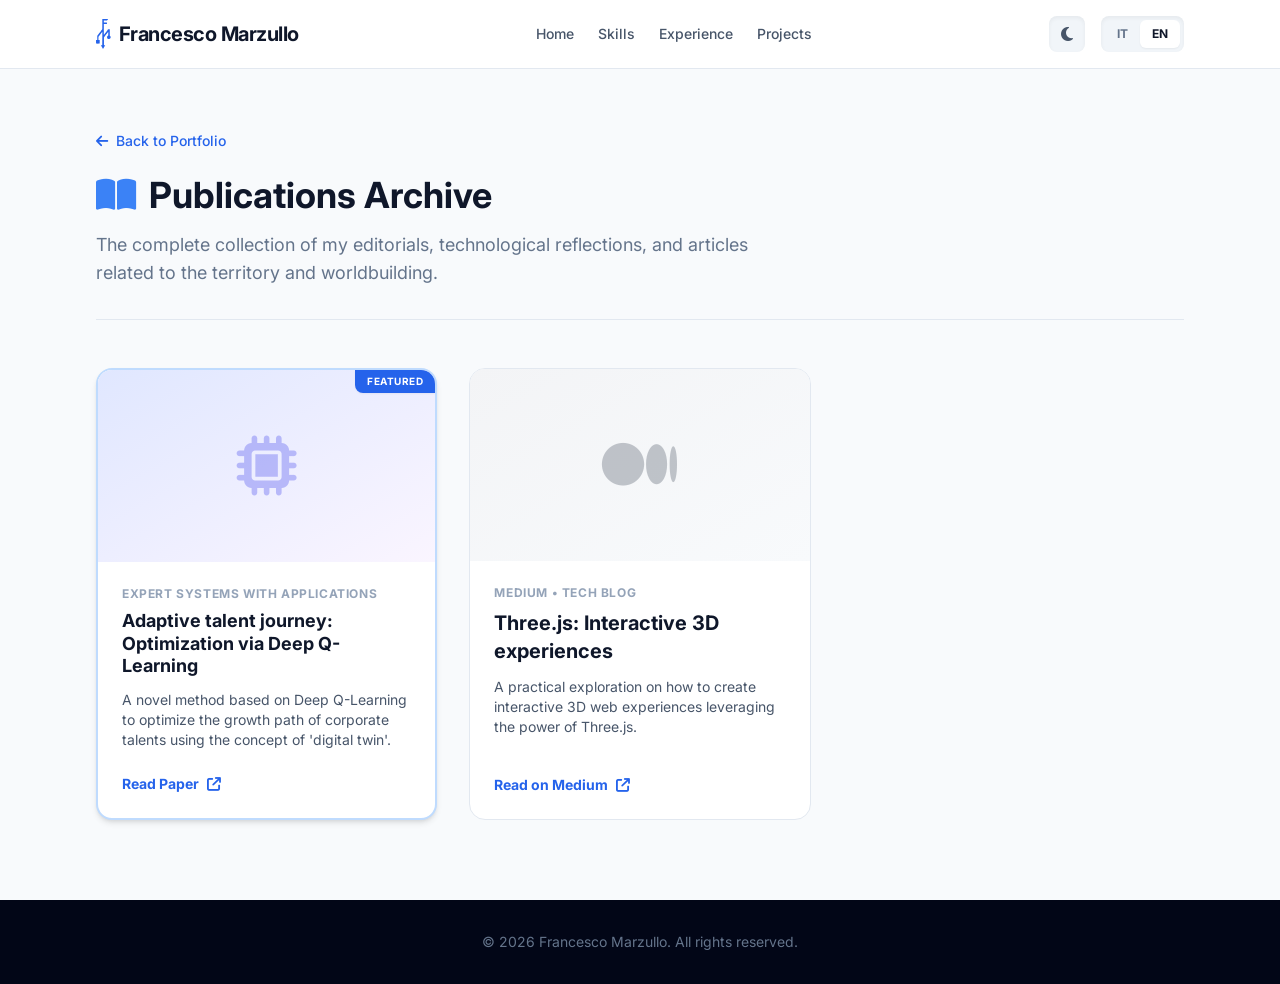
<file: blog.html>
<!DOCTYPE html>
<html lang="it" class="scroll-smooth">
<head>
    <meta charset="UTF-8">
    <meta name="viewport" content="width=device-width, initial-scale=1.0">
    <title>Blog & Pubblicazioni | Francesco Marzullo</title>
    <meta name="description" content="Pubblicazioni e articoli di Francesco Marzullo: ricerca scientifica, tecnologia e sviluppo web.">
    <link rel="canonical" href="https://francescomarzullo.it/blog.html">
    <!-- Anteprima per social e app di messaggistica -->
    <meta property="og:type" content="website">
    <meta property="og:locale" content="it_IT">
    <meta property="og:locale:alternate" content="en_US">
    <meta property="og:site_name" content="Francesco Marzullo">
    <meta property="og:title" content="Blog & Pubblicazioni | Francesco Marzullo">
    <meta property="og:description" content="Pubblicazioni e articoli di Francesco Marzullo: ricerca scientifica, tecnologia e sviluppo web.">
    <meta property="og:url" content="https://francescomarzullo.it/blog.html">
    <meta property="og:image" content="https://francescomarzullo.it/assets/images/francesco-marzullo-social.jpg">
    <meta property="og:image:alt" content="Francesco Marzullo, Full-Stack Developer e Cloud: sviluppo software e consulenza">
    <meta property="og:image:width" content="1200">
    <meta property="og:image:height" content="630">
    <meta name="twitter:card" content="summary_large_image">
    <!-- Aggiunta Favicon -->
    <link rel="icon" href="./assets/images/favicon.svg" type="image/svg+xml">
    <link rel="icon" href="./assets/images/favicon-32.png" type="image/png" sizes="32x32">
    <link rel="apple-touch-icon" href="./assets/images/apple-touch-icon.png">
    <link rel="stylesheet" href="https://cdnjs.cloudflare.com/ajax/libs/font-awesome/6.5.1/css/all.min.css">
    <!-- Tema: chiaro di default, scuro solo se scelto con l'interruttore (applicato prima del disegno per evitare lampi) -->
    <script>
        (function () {
            var saved = null;
            try { saved = localStorage.getItem('colorTheme'); } catch (e) {}
            if (saved === 'dark') document.documentElement.classList.add('dark');
        })();
    </script>
    <link rel="preconnect" href="https://fonts.googleapis.com">
    <link rel="preconnect" href="https://fonts.gstatic.com" crossorigin>
    <link href="https://fonts.googleapis.com/css2?family=Inter:wght@300;400;500;600;700&display=swap" rel="stylesheet">
    <link rel="stylesheet" href="./assets/css/style.css?v=13">

</head>
<body class="text-slate-800 antialiased bg-slate-50 flex flex-col min-h-screen dark:bg-slate-950 dark:text-slate-100">

    <!-- Navbar Fissa (adattata per tornare alla Home) -->
    <nav class="fixed w-full bg-white/90 backdrop-blur-md z-50 border-b border-slate-200 top-0 dark:bg-slate-950/90 dark:border-slate-800">
        <div class="max-w-6xl mx-auto px-4 sm:px-8 py-4 flex justify-between items-center">
            <a href="index.html" class="text-xl font-bold tracking-tight text-slate-900 hover:text-primary-600 transition-colors dark:text-white dark:hover:text-primary-400">
                <svg class="text-primary-600 mr-2 dark:text-primary-400" style="display:inline-block;height:1.5em;width:auto;vertical-align:-0.38em" viewBox="863 158 1397 2846" fill="currentColor" aria-hidden="true" focusable="false"><path d="M1533.5,2997.0C1534.9,2994.8 1536.0,2992.9 1536.0,2992.6C1536.0,2992.4 1538.8,2987.4 1542.3,2981.4C1556.5,2956.9 1577.9,2920.2 1580.7,2915.5C1582.3,2912.8 1583.9,2909.8 1584.3,2909.0C1584.7,2908.2 1585.4,2906.8 1585.9,2906.0C1586.5,2905.2 1592.8,2894.2 1600.1,2881.5C1607.4,2868.8 1616.8,2852.7 1621.0,2845.5C1625.2,2838.3 1631.3,2827.8 1634.5,2822.0C1637.7,2816.2 1642.9,2807.2 1646.0,2802.0C1649.1,2796.8 1653.3,2789.5 1655.3,2785.9C1657.2,2782.3 1662.6,2773.0 1667.1,2765.4C1671.6,2757.8 1676.7,2749.0 1678.4,2745.8C1682.0,2739.3 1689.7,2726.1 1695.0,2717.5C1697.0,2714.2 1700.6,2707.9 1703.0,2703.5C1708.1,2693.9 1723.4,2667.6 1726.2,2663.7C1727.2,2662.2 1728.0,2659.9 1727.8,2658.7L1727.5,2656.5L1674.4,2656.2C1631.2,2656.0 1621.0,2655.7 1620.1,2654.6C1619.3,2653.6 1619.1,2553.0 1619.2,2275.4L1619.5,1897.4L1632.7,1880.0C1639.9,1870.4 1649.5,1857.8 1654.0,1852.0C1664.8,1838.0 1668.0,1833.9 1680.2,1817.9C1697.2,1795.6 1705.1,1785.2 1712.0,1776.4C1715.6,1771.8 1720.8,1765.0 1723.5,1761.3C1726.2,1757.5 1731.7,1750.5 1735.6,1745.5C1739.4,1740.5 1746.9,1730.9 1752.1,1724.1C1757.3,1717.3 1763.1,1709.6 1765.1,1707.1C1767.0,1704.6 1771.5,1698.7 1775.1,1694.0C1778.7,1689.3 1784.5,1681.7 1788.1,1677.1C1791.6,1672.5 1797.7,1664.6 1801.5,1659.5C1815.2,1641.5 1824.5,1629.3 1836.0,1614.5C1842.3,1606.2 1848.2,1598.5 1849.0,1597.4C1849.8,1596.2 1853.4,1591.5 1857.0,1587.0C1860.6,1582.4 1866.7,1574.5 1870.5,1569.4C1876.5,1561.4 1883.0,1552.9 1906.4,1522.6C1908.6,1519.8 1913.7,1513.0 1917.9,1507.5C1922.0,1502.0 1927.9,1494.3 1931.0,1490.5C1934.1,1486.7 1937.3,1482.4 1938.2,1481.0C1939.2,1479.6 1943.8,1473.5 1948.5,1467.5C1953.2,1461.5 1963.5,1448.0 1971.5,1437.5C1979.4,1427.0 1989.8,1413.5 1994.5,1407.5C1999.2,1401.5 2006.9,1391.4 2011.6,1385.1C2021.6,1371.9 2023.4,1370.0 2025.6,1370.0C2027.0,1370.0 2027.1,1374.8 2026.6,1417.8C2026.3,1444.0 2025.8,1522.4 2025.5,1592.0C2025.2,1661.6 2024.8,1719.4 2024.5,1720.6C2024.2,1721.9 2022.0,1723.5 2017.8,1725.4C1965.6,1748.5 1930.5,1787.5 1915.6,1839.0C1910.8,1855.8 1910.5,1858.6 1910.5,1885.5C1910.5,1908.3 1910.8,1912.7 1912.7,1921.0C1917.4,1942.2 1923.1,1956.8 1933.3,1974.0C1949.9,2001.9 1970.6,2021.9 1999.5,2038.2C2021.2,2050.4 2043.9,2057.2 2069.5,2059.0C2082.5,2059.9 2103.9,2059.0 2113.0,2057.1C2115.5,2056.6 2120.0,2055.7 2123.0,2055.1C2131.9,2053.3 2145.8,2048.2 2158.0,2042.3C2176.2,2033.5 2188.4,2025.0 2202.7,2011.4C2217.1,1997.5 2224.0,1988.5 2234.7,1970.0C2251.3,1941.2 2259.0,1903.3 2255.4,1868.7C2254.1,1856.2 2252.5,1848.8 2247.5,1831.0C2244.3,1819.8 2236.9,1805.0 2226.5,1789.0C2216.6,1773.8 2191.9,1749.4 2178.5,1741.6C2176.8,1740.6 2174.7,1738.8 2173.7,1737.5C2172.1,1735.2 2172.0,1719.2 2171.7,1432.1L2171.5,1129.1L2169.4,1126.3C2165.3,1120.7 2166.8,1120.9 2102.7,1121.0C2037.6,1121.1 2037.4,1121.1 2027.3,1127.2C2020.1,1131.6 2013.9,1137.7 2006.0,1148.4C2002.4,1153.2 1997.4,1159.9 1994.7,1163.3C1958.3,1210.5 1945.0,1227.7 1936.1,1239.4C1930.3,1247.1 1922.6,1257.2 1919.0,1261.8C1915.4,1266.5 1911.4,1271.8 1910.0,1273.6C1908.6,1275.4 1902.5,1283.3 1896.5,1291.1C1890.5,1299.0 1880.1,1312.5 1873.5,1321.1C1866.9,1329.8 1854.3,1346.2 1845.4,1357.7C1829.4,1378.5 1817.7,1393.7 1803.3,1412.5C1799.1,1418.0 1793.6,1425.2 1791.0,1428.5C1788.5,1431.8 1780.3,1442.3 1772.9,1451.9C1765.5,1461.5 1756.1,1473.7 1752.0,1479.1C1747.9,1484.5 1740.5,1494.2 1735.5,1500.6C1730.5,1507.0 1725.4,1513.8 1724.0,1515.6C1721.5,1519.0 1703.9,1542.0 1695.0,1553.5C1667.2,1589.5 1658.5,1600.8 1654.5,1606.4C1653.4,1607.9 1651.6,1610.2 1650.5,1611.5C1649.4,1612.7 1645.3,1617.9 1641.5,1623.0C1637.7,1628.1 1630.5,1637.4 1625.5,1643.8C1620.5,1650.1 1615.0,1657.2 1613.2,1659.6C1609.6,1664.5 1608.3,1665.0 1607.5,1661.8C1607.2,1660.5 1607.2,1547.7 1607.4,1411.0C1608.1,1047.2 1608.0,977.6 1606.9,797.7C1605.9,643.0 1605.9,634.8 1607.6,632.9C1609.3,631.0 1612.0,631.0 1750.9,631.0C1862.2,631.0 1893.0,630.7 1895.0,629.7C1896.3,629.0 1898.5,626.9 1899.7,625.1L1902.0,621.7L1902.0,561.6C1902.0,528.5 1901.5,499.7 1901.0,497.6C1900.5,495.4 1898.9,492.4 1897.3,490.8L1894.4,488.0L1751.9,487.7C1632.8,487.5 1609.0,487.3 1607.7,486.1C1606.1,484.9 1606.0,477.4 1606.0,397.3C1606.0,338.9 1606.3,309.2 1607.0,307.9C1608.1,306.0 1610.7,306.0 1747.8,306.0C1831.6,306.0 1889.8,305.6 1893.3,305.0C1906.4,302.9 1915.6,296.5 1927.1,281.4C1931.2,276.1 1937.4,268.0 1941.0,263.4C1944.6,258.8 1950.3,251.4 1953.7,246.8C1960.4,237.8 1967.1,228.9 1988.0,201.6C2008.7,174.5 2008.3,175.1 2007.7,170.6C2006.9,165.1 2005.1,163.7 1997.3,162.9C1987.4,161.8 1477.3,161.9 1472.5,163.0C1469.8,163.6 1467.4,165.1 1465.3,167.6L1462.0,171.3L1461.6,436.9C1460.8,862.6 1460.1,1120.2 1459.6,1124.4C1459.2,1127.5 1457.9,1129.5 1453.2,1134.4C1449.9,1137.8 1442.8,1146.3 1437.4,1153.5C1424.7,1170.4 1412.8,1185.9 1398.5,1204.5C1382.5,1225.3 1362.8,1251.2 1351.6,1266.0C1346.4,1272.9 1341.2,1279.6 1340.0,1281.0C1338.8,1282.4 1335.1,1287.2 1331.7,1291.7C1328.3,1296.2 1321.9,1304.5 1317.5,1310.2C1313.1,1315.8 1303.8,1327.9 1296.9,1337.0C1290.0,1346.1 1280.9,1358.0 1276.7,1363.5C1272.4,1369.0 1261.7,1383.1 1252.7,1394.9C1243.8,1406.6 1231.5,1422.6 1225.5,1430.4C1219.5,1438.2 1211.8,1448.1 1208.5,1452.5C1205.2,1456.9 1199.2,1464.8 1195.0,1470.0C1190.9,1475.2 1185.2,1482.6 1182.5,1486.3C1179.7,1490.1 1176.3,1494.6 1174.9,1496.3C1173.5,1498.1 1168.7,1504.2 1164.3,1510.0C1150.7,1527.9 1139.8,1542.2 1133.8,1550.0C1130.6,1554.1 1122.3,1565.0 1115.3,1574.2C1108.2,1583.4 1089.7,1607.5 1074.0,1627.9C1058.3,1648.3 1044.1,1667.0 1042.4,1669.3C1040.8,1671.7 1036.0,1677.6 1031.9,1682.5C1023.2,1692.8 1016.7,1701.1 1013.5,1706.0C1012.3,1707.9 1008.9,1712.4 1006.1,1716.0C998.6,1725.3 993.8,1736.2 990.2,1752.0C982.6,1785.6 982.7,1780.2 982.9,1974.3C983.1,2103.2 982.8,2144.5 981.9,2145.6C980.9,2146.8 971.9,2147.0 925.5,2147.0C895.0,2147.0 869.5,2147.3 868.6,2147.6C867.1,2148.2 867.0,2164.3 867.0,2320.1L867.0,2491.9L869.2,2493.4C871.2,2494.8 889.9,2495.0 1041.1,2495.0C1194.1,2495.0 1211.0,2494.8 1212.4,2493.4C1213.8,2492.0 1214.0,2474.9 1214.2,2322.2C1214.2,2228.9 1214.2,2151.6 1214.1,2150.5C1214.0,2149.5 1213.4,2148.2 1212.7,2147.8C1212.1,2147.4 1186.4,2147.0 1155.8,2147.0C1101.2,2147.0 1100.0,2147.0 1099.0,2145.0C1098.3,2143.6 1098.0,2099.0 1098.3,1997.3C1098.7,1847.2 1098.7,1846.8 1102.6,1836.7C1103.9,1833.2 1113.7,1819.6 1124.0,1807.0C1126.0,1804.5 1132.0,1796.8 1137.2,1789.9C1142.4,1783.0 1147.4,1776.5 1148.3,1775.4C1149.2,1774.4 1155.9,1765.6 1163.2,1756.0C1170.6,1746.4 1183.7,1729.3 1192.3,1718.0C1201.0,1706.7 1211.1,1693.5 1214.8,1688.7C1223.3,1677.5 1225.9,1674.2 1237.3,1659.5C1242.4,1652.9 1250.8,1641.9 1256.0,1635.1C1261.2,1628.3 1267.3,1620.4 1269.5,1617.6C1271.7,1614.7 1276.9,1607.9 1281.1,1602.5C1285.2,1597.0 1294.7,1584.7 1302.1,1575.1C1309.5,1565.6 1317.8,1554.8 1320.5,1551.1C1323.2,1547.4 1335.2,1531.9 1347.0,1516.6C1358.8,1501.4 1370.1,1486.7 1372.0,1484.2C1373.9,1481.6 1382.2,1470.7 1390.5,1460.1C1398.8,1449.4 1407.9,1437.5 1410.9,1433.6C1413.9,1429.7 1418.2,1424.2 1420.4,1421.3C1422.7,1418.4 1429.7,1409.3 1436.0,1400.9C1455.6,1375.1 1459.4,1370.5 1461.5,1370.5C1463.5,1370.5 1463.5,1372.3 1463.5,1597.0C1463.5,1836.0 1461.3,2158.1 1458.0,2389.5C1457.5,2423.6 1456.8,2496.7 1456.4,2552.0C1456.0,2607.9 1455.3,2653.3 1454.8,2654.2C1454.0,2655.9 1450.4,2656.0 1401.7,2656.1C1373.0,2656.2 1345.7,2656.5 1341.0,2656.8C1333.1,2657.5 1332.5,2657.7 1332.2,2659.8C1332.0,2661.1 1332.3,2662.6 1332.8,2663.3C1333.4,2664.0 1334.7,2666.1 1335.7,2668.0C1340.5,2676.5 1361.8,2713.5 1367.6,2723.3C1371.1,2729.2 1374.0,2734.3 1374.0,2734.6C1374.0,2734.9 1376.6,2739.5 1379.8,2744.9C1387.4,2757.4 1392.0,2765.1 1394.8,2770.3C1396.1,2772.6 1403.1,2784.8 1410.4,2797.5C1417.8,2810.2 1429.0,2829.7 1435.5,2841.0C1450.2,2866.6 1458.2,2880.5 1474.8,2909.0C1481.9,2921.4 1494.0,2942.4 1501.5,2955.5C1518.9,2985.8 1526.0,2998.2 1527.3,2999.8C1529.0,3002.0 1530.9,3001.1 1533.5,2997.0Z"/></svg>Francesco Marzullo
            </a>

            <!-- Menu Desktop -->
            <div class="hidden md:flex gap-6 text-sm font-medium text-slate-600 dark:text-slate-300">
                <a href="index.html#about" class="lang-text hover:text-primary-600 transition-colors dark:hover:text-primary-400" data-it="Home" data-en="Home">Home</a>
                <a href="index.html#skills" class="lang-text hover:text-primary-600 transition-colors dark:hover:text-primary-400" data-it="Competenze" data-en="Skills">Competenze</a>
                <a href="index.html#experience" class="lang-text hover:text-primary-600 transition-colors dark:hover:text-primary-400" data-it="Esperienza" data-en="Experience">Esperienza</a>
                <a href="index.html#projects" class="lang-text hover:text-primary-600 transition-colors dark:hover:text-primary-400" data-it="Progetti" data-en="Projects">Progetti</a>
            </div>

            <div class="flex items-center gap-3 sm:gap-4">
                <!-- Tema chiaro / scuro -->
                <button type="button" class="theme-toggle w-9 h-9 shrink-0 rounded-lg bg-slate-100 dark:bg-slate-800 text-slate-600 dark:text-amber-400 hover:text-slate-900 dark:hover:text-white flex items-center justify-center shadow-inner transition-colors" aria-label="Attiva tema scuro" aria-pressed="false">
                    <i class="fa-solid fa-moon dark:hidden" aria-hidden="true"></i><i class="fa-solid fa-sun hidden dark:inline-block" aria-hidden="true"></i>
                </button>
                <!-- Language Switcher -->
                <div class="flex items-center bg-slate-100 rounded-lg p-1 text-xs font-bold text-slate-500 cursor-pointer shadow-inner dark:bg-slate-800 dark:text-slate-400">
                    <button id="lang-it" class="px-3 py-1.5 rounded-md bg-white text-slate-900 shadow-sm transition-all dark:bg-slate-900 dark:text-white" onclick="setLanguage('it')">IT</button>
                    <button id="lang-en" class="px-3 py-1.5 rounded-md hover:text-slate-900 transition-all dark:hover:text-white" onclick="setLanguage('en')">EN</button>
                </div>
            </div>
        </div>
    </nav>

    <!-- MAIN CONTENT -->
    <main class="flex-grow pt-32 pb-20">
        <div class="max-w-6xl mx-auto px-4 sm:px-8">

            <!-- Header Blog -->
            <div class="mb-12 border-b border-slate-200 pb-8 dark:border-slate-800">
                <a href="index.html" class="inline-flex items-center gap-2 text-primary-600 text-sm font-medium hover:text-primary-700 mb-6 transition-colors dark:text-primary-400 dark:hover:text-primary-200">
                    <i class="fa-solid fa-arrow-left"></i> <span class="lang-text" data-it="Torna al Portfolio" data-en="Back to Portfolio">Torna al Portfolio</span>
                </a>
                <h1 class="text-4xl font-bold text-slate-900 flex items-center gap-3 dark:text-white">
                    <i class="fa-solid fa-book-open text-primary-500"></i>
                    <span class="lang-text" data-it="Archivio Pubblicazioni" data-en="Publications Archive">Archivio Pubblicazioni</span>
                </h1>
                <p class="lang-text text-lg text-slate-500 mt-4 max-w-2xl dark:text-slate-400" data-it="La raccolta completa dei miei editoriali, riflessioni tecnologiche e articoli legati al territorio e al worldbuilding." data-en="The complete collection of my editorials, technological reflections, and articles related to the territory and worldbuilding.">
                    La raccolta completa dei miei editoriali, riflessioni tecnologiche e articoli legati al territorio e al worldbuilding.
                </p>
            </div>

            <!-- Griglia Articoli -->
            <div class="grid grid-cols-1 md:grid-cols-2 lg:grid-cols-3 gap-8">

                <!-- Card Articolo 1 (Ricerca - Elsevier) -->
                <a href="https://www.sciencedirect.com/science/article/abs/pii/S0957417422014348?via%3Dihub" target="_blank" rel="noopener" class="card-hover group block bg-white border-2 border-primary-200 shadow-md rounded-2xl overflow-hidden flex flex-col relative dark:bg-slate-900 dark:border-primary-900">
                    <!-- Badge -->
                    <div class="absolute top-0 right-0 bg-primary-600 text-white text-[10px] font-bold px-3 py-1 rounded-bl-lg z-10 shadow-sm lang-text tracking-wider" data-it="IN EVIDENZA" data-en="FEATURED">IN EVIDENZA</div>

                    <div class="w-full h-48 bg-slate-100 relative overflow-hidden shrink-0 dark:bg-slate-800">
                        <div class="absolute inset-0 bg-gradient-to-br from-indigo-100 to-purple-50 dark:from-indigo-950 dark:to-slate-900"></div>
                        <div class="absolute inset-0 flex items-center justify-center text-indigo-500/40 text-6xl">
                            <i class="fa-solid fa-microchip"></i>
                        </div>
                    </div>
                    <div class="p-6 flex flex-col flex-1">
                        <div class="lang-text text-xs font-bold text-slate-400 uppercase tracking-wider mb-2" data-it="Expert Systems with Applications" data-en="Expert Systems with Applications">Expert Systems with Applications</div>
                        <h3 class="text-lg leading-tight font-bold text-slate-900 mb-3 group-hover:text-primary-600 transition-colors dark:text-white dark:group-hover:text-primary-400">Adaptive talent journey: Optimization via Deep Q-Learning</h3>
                        <p class="lang-text text-slate-600 text-sm mb-6 line-clamp-3 dark:text-slate-300" data-it="Un metodo innovativo basato sul Deep Q-Learning per ottimizzare il percorso di crescita dei talenti aziendali sfruttando i 'digital twin'." data-en="A novel method based on Deep Q-Learning to optimize the growth path of corporate talents using the concept of 'digital twin'.">Un metodo innovativo basato sul Deep Q-Learning per ottimizzare il percorso di crescita dei talenti aziendali sfruttando i 'digital twin'.</p>
                        <div class="mt-auto flex items-center gap-2 text-sm font-bold text-primary-600 dark:text-primary-400">
                            <span class="lang-text" data-it="Leggi il Paper" data-en="Read Paper">Leggi il Paper</span> <i class="fa-solid fa-arrow-up-right-from-square"></i>
                        </div>
                    </div>
                </a>

                <!-- Card Articolo 2 (Medium) -->
                <a href="https://medium.com/likeacoffee-dev/three-js-interactive-3d-experiences-f66a95b69729" target="_blank" rel="noopener" class="card-hover group block bg-white border border-slate-200 rounded-2xl overflow-hidden flex flex-col dark:bg-slate-900 dark:border-slate-800">
                    <div class="w-full h-48 bg-slate-100 relative overflow-hidden shrink-0 dark:bg-slate-800">
                        <div class="absolute inset-0 bg-gradient-to-br from-gray-100 to-slate-50 dark:from-slate-800 dark:to-slate-900"></div>
                        <div class="absolute inset-0 flex items-center justify-center text-gray-500/40 text-6xl">
                            <i class="fa-brands fa-medium"></i>
                        </div>
                    </div>
                    <div class="p-6 flex flex-col flex-1">
                        <div class="lang-text text-xs font-bold text-slate-400 uppercase tracking-wider mb-2" data-it="Medium • Tech Blog" data-en="Medium • Tech Blog">Medium • Tech Blog</div>
                        <h3 class="text-xl font-bold text-slate-900 mb-3 group-hover:text-primary-600 transition-colors dark:text-white dark:group-hover:text-primary-400">Three.js: Interactive 3D experiences</h3>
                        <p class="lang-text text-slate-600 text-sm mb-6 line-clamp-3 dark:text-slate-300" data-it="Un'esplorazione pratica su come creare esperienze web 3D interattive sfruttando la potenza di Three.js." data-en="A practical exploration on how to create interactive 3D web experiences leveraging the power of Three.js.">Un'esplorazione pratica su come creare esperienze web 3D interattive sfruttando la potenza di Three.js.</p>
                        <div class="mt-auto flex items-center gap-2 text-sm font-bold text-primary-600 dark:text-primary-400">
                            <span class="lang-text" data-it="Leggi su Medium" data-en="Read on Medium">Leggi su Medium</span> <i class="fa-solid fa-arrow-up-right-from-square"></i>
                        </div>
                    </div>
                </a>
            </div>
        </div>
    </main>

    <!-- FOOTER -->
    <footer class="py-8 bg-slate-950 text-center text-slate-500 text-sm mt-auto">
        <p class="lang-text" data-it="&copy; 2026 Francesco Marzullo. Tutti i diritti riservati." data-en="&copy; 2026 Francesco Marzullo. All rights reserved.">&copy; 2026 Francesco Marzullo. Tutti i diritti riservati.</p>
    </footer>

    <!-- LANGUAGE SWITCHER SCRIPT -->
    <script>
        function setLanguage(lang) {
            // Salva la scelta
            localStorage.setItem('preferredLanguage', lang);
            document.documentElement.lang = lang;

            // Aggiorna lo stile dei pulsanti
            const btnIt = document.getElementById('lang-it');
            const btnEn = document.getElementById('lang-en');

            if (lang === 'it') {
                btnIt.className = "px-3 py-1.5 rounded-md bg-white text-slate-900 shadow-sm transition-all dark:bg-slate-900 dark:text-white";
                btnEn.className = "px-3 py-1.5 rounded-md hover:text-slate-900 transition-all dark:hover:text-white";
            } else {
                btnEn.className = "px-3 py-1.5 rounded-md bg-white text-slate-900 shadow-sm transition-all dark:bg-slate-900 dark:text-white";
                btnIt.className = "px-3 py-1.5 rounded-md hover:text-slate-900 transition-all dark:hover:text-white";
            }

            if (typeof updateThemeButtons === 'function') updateThemeButtons();

            // Cambia i testi in tutta la pagina
            const elements = document.querySelectorAll('.lang-text');
            elements.forEach(el => {
                const newText = el.getAttribute(`data-${lang}`);
                if (newText) {
                    el.innerHTML = newText;
                }
            });
        }

        // Carica la lingua all'avvio della pagina
        document.addEventListener("DOMContentLoaded", () => {
            // Lingua: ?lang=en (usato dall'indirizzo /en) ha la precedenza sulla scelta salvata
            let savedLang = 'it';
            try { savedLang = localStorage.getItem('preferredLanguage') || 'it'; } catch (e) {}
            const urlLang = new URLSearchParams(location.search).get('lang');
            if (urlLang === 'en' || urlLang === 'it') {
                savedLang = urlLang;
                history.replaceState(null, '', location.pathname + location.hash);
            }
            setLanguage(savedLang);
        });

        // TEMA CHIARO / SCURO
        const themeToggles = document.querySelectorAll('.theme-toggle');
        function updateThemeButtons() {
            const isDark = document.documentElement.classList.contains('dark');
            const en = document.documentElement.lang === 'en';
            const label = isDark
                ? (en ? 'Switch to light theme' : 'Attiva tema chiaro')
                : (en ? 'Switch to dark theme' : 'Attiva tema scuro');
            themeToggles.forEach(btn => {
                btn.setAttribute('aria-pressed', String(isDark));
                btn.setAttribute('aria-label', label);
                btn.title = label;
            });
        }

        function applyTheme(dark) {
            document.documentElement.classList.toggle('dark', dark);
            updateThemeButtons();
        }

        themeToggles.forEach(btn => btn.addEventListener('click', () => {
            const dark = !document.documentElement.classList.contains('dark');
            try { localStorage.setItem('colorTheme', dark ? 'dark' : 'light'); } catch (e) {}
            applyTheme(dark);
        }));

        updateThemeButtons();
    </script>
</body>
</html>
</file>
<file: assets/css/style.css>
*,:after,:before{--tw-border-spacing-x:0;--tw-border-spacing-y:0;--tw-translate-x:0;--tw-translate-y:0;--tw-rotate:0;--tw-skew-x:0;--tw-skew-y:0;--tw-scale-x:1;--tw-scale-y:1;--tw-pan-x: ;--tw-pan-y: ;--tw-pinch-zoom: ;--tw-scroll-snap-strictness:proximity;--tw-gradient-from-position: ;--tw-gradient-via-position: ;--tw-gradient-to-position: ;--tw-ordinal: ;--tw-slashed-zero: ;--tw-numeric-figure: ;--tw-numeric-spacing: ;--tw-numeric-fraction: ;--tw-ring-inset: ;--tw-ring-offset-width:0px;--tw-ring-offset-color:#fff;--tw-ring-color:rgba(59,130,246,.5);--tw-ring-offset-shadow:0 0 #0000;--tw-ring-shadow:0 0 #0000;--tw-shadow:0 0 #0000;--tw-shadow-colored:0 0 #0000;--tw-blur: ;--tw-brightness: ;--tw-contrast: ;--tw-grayscale: ;--tw-hue-rotate: ;--tw-invert: ;--tw-saturate: ;--tw-sepia: ;--tw-drop-shadow: ;--tw-backdrop-blur: ;--tw-backdrop-brightness: ;--tw-backdrop-contrast: ;--tw-backdrop-grayscale: ;--tw-backdrop-hue-rotate: ;--tw-backdrop-invert: ;--tw-backdrop-opacity: ;--tw-backdrop-saturate: ;--tw-backdrop-sepia: ;--tw-contain-size: ;--tw-contain-layout: ;--tw-contain-paint: ;--tw-contain-style: }::backdrop{--tw-border-spacing-x:0;--tw-border-spacing-y:0;--tw-translate-x:0;--tw-translate-y:0;--tw-rotate:0;--tw-skew-x:0;--tw-skew-y:0;--tw-scale-x:1;--tw-scale-y:1;--tw-pan-x: ;--tw-pan-y: ;--tw-pinch-zoom: ;--tw-scroll-snap-strictness:proximity;--tw-gradient-from-position: ;--tw-gradient-via-position: ;--tw-gradient-to-position: ;--tw-ordinal: ;--tw-slashed-zero: ;--tw-numeric-figure: ;--tw-numeric-spacing: ;--tw-numeric-fraction: ;--tw-ring-inset: ;--tw-ring-offset-width:0px;--tw-ring-offset-color:#fff;--tw-ring-color:rgba(59,130,246,.5);--tw-ring-offset-shadow:0 0 #0000;--tw-ring-shadow:0 0 #0000;--tw-shadow:0 0 #0000;--tw-shadow-colored:0 0 #0000;--tw-blur: ;--tw-brightness: ;--tw-contrast: ;--tw-grayscale: ;--tw-hue-rotate: ;--tw-invert: ;--tw-saturate: ;--tw-sepia: ;--tw-drop-shadow: ;--tw-backdrop-blur: ;--tw-backdrop-brightness: ;--tw-backdrop-contrast: ;--tw-backdrop-grayscale: ;--tw-backdrop-hue-rotate: ;--tw-backdrop-invert: ;--tw-backdrop-opacity: ;--tw-backdrop-saturate: ;--tw-backdrop-sepia: ;--tw-contain-size: ;--tw-contain-layout: ;--tw-contain-paint: ;--tw-contain-style: }/*! tailwindcss v3.4.17 | MIT License | https://tailwindcss.com*/*,:after,:before{box-sizing:border-box;border:0 solid #e5e7eb}:after,:before{--tw-content:""}:host,html{line-height:1.5;-webkit-text-size-adjust:100%;-moz-tab-size:4;-o-tab-size:4;tab-size:4;font-family:Inter,sans-serif;font-feature-settings:normal;font-variation-settings:normal;-webkit-tap-highlight-color:transparent}body{margin:0;line-height:inherit}hr{height:0;color:inherit;border-top-width:1px}abbr:where([title]){-webkit-text-decoration:underline dotted;text-decoration:underline dotted}h1,h2,h3,h4,h5,h6{font-size:inherit;font-weight:inherit}a{color:inherit;text-decoration:inherit}b,strong{font-weight:bolder}code,kbd,pre,samp{font-family:ui-monospace,SFMono-Regular,Menlo,Monaco,Consolas,Liberation Mono,Courier New,monospace;font-feature-settings:normal;font-variation-settings:normal;font-size:1em}small{font-size:80%}sub,sup{font-size:75%;line-height:0;position:relative;vertical-align:baseline}sub{bottom:-.25em}sup{top:-.5em}table{text-indent:0;border-color:inherit;border-collapse:collapse}button,input,optgroup,select,textarea{font-family:inherit;font-feature-settings:inherit;font-variation-settings:inherit;font-size:100%;font-weight:inherit;line-height:inherit;letter-spacing:inherit;color:inherit;margin:0;padding:0}button,select{text-transform:none}button,input:where([type=button]),input:where([type=reset]),input:where([type=submit]){-webkit-appearance:button;background-color:transparent;background-image:none}:-moz-focusring{outline:auto}:-moz-ui-invalid{box-shadow:none}progress{vertical-align:baseline}::-webkit-inner-spin-button,::-webkit-outer-spin-button{height:auto}[type=search]{-webkit-appearance:textfield;outline-offset:-2px}::-webkit-search-decoration{-webkit-appearance:none}::-webkit-file-upload-button{-webkit-appearance:button;font:inherit}summary{display:list-item}blockquote,dd,dl,figure,h1,h2,h3,h4,h5,h6,hr,p,pre{margin:0}fieldset{margin:0}fieldset,legend{padding:0}menu,ol,ul{list-style:none;margin:0;padding:0}dialog{padding:0}textarea{resize:vertical}input::-moz-placeholder,textarea::-moz-placeholder{opacity:1;color:#9ca3af}input::placeholder,textarea::placeholder{opacity:1;color:#9ca3af}[role=button],button{cursor:pointer}:disabled{cursor:default}audio,canvas,embed,iframe,img,object,svg,video{display:block;vertical-align:middle}img,video{max-width:100%;height:auto}[hidden]:where(:not([hidden=until-found])){display:none}.fixed{position:fixed}.absolute{position:absolute}.relative{position:relative}.inset-0{inset:0}.-bottom-4{bottom:-1rem}.-left-\[33px\]{left:-33px}.-right-4{right:-1rem}.left-0{left:0}.right-0{right:0}.top-0{top:0}.top-1{top:.25rem}.top-4{top:1rem}.top-full{top:100%}.z-10{z-index:10}.z-40{z-index:40}.z-50{z-index:50}.z-\[100\]{z-index:100}.order-first{order:-9999}.mx-auto{margin-left:auto;margin-right:auto}.mb-1{margin-bottom:.25rem}.mb-10{margin-bottom:2.5rem}.mb-12{margin-bottom:3rem}.mb-2{margin-bottom:.5rem}.mb-3{margin-bottom:.75rem}.mb-4{margin-bottom:1rem}.mb-6{margin-bottom:1.5rem}.mb-8{margin-bottom:2rem}.mr-1{margin-right:.25rem}.mr-2{margin-right:.5rem}.mt-1{margin-top:.25rem}.mt-16{margin-top:4rem}.mt-2{margin-top:.5rem}.mt-3{margin-top:.75rem}.mt-4{margin-top:1rem}.mt-auto{margin-top:auto}.line-clamp-2{-webkit-line-clamp:2}.line-clamp-2,.line-clamp-3{overflow:hidden;display:-webkit-box;-webkit-box-orient:vertical}.line-clamp-3{-webkit-line-clamp:3}.block{display:block}.flex{display:flex}.inline-flex{display:inline-flex}.grid{display:grid}.hidden{display:none}.h-10{height:2.5rem}.h-12{height:3rem}.h-2{height:.5rem}.h-28{height:7rem}.h-4{height:1rem}.h-48{height:12rem}.h-8{height:2rem}.h-9{height:2.25rem}.h-\[60vh\]{height:60vh}.h-full{height:100%}.max-h-\[90vh\]{max-height:90vh}.max-h-full{max-height:100%}.min-h-\[50vh\]{min-height:50vh}.min-h-screen{min-height:100vh}.w-10{width:2.5rem}.w-12{width:3rem}.w-2{width:.5rem}.w-28{width:7rem}.w-4{width:1rem}.w-8{width:2rem}.w-9{width:2.25rem}.w-full{width:100%}.min-w-0{min-width:0}.max-w-2xl{max-width:42rem}.max-w-4xl{max-width:56rem}.max-w-6xl{max-width:72rem}.max-w-full{max-width:100%}.max-w-xl{max-width:36rem}.flex-1{flex:1 1 0%}.shrink-0{flex-shrink:0}.flex-grow{flex-grow:1}.rotate-180{--tw-rotate:180deg}.rotate-180,.transform{transform:translate(var(--tw-translate-x),var(--tw-translate-y)) rotate(var(--tw-rotate)) skewX(var(--tw-skew-x)) skewY(var(--tw-skew-y)) scaleX(var(--tw-scale-x)) scaleY(var(--tw-scale-y))}@keyframes pulse{50%{opacity:.5}}.animate-pulse{animation:pulse 2s cubic-bezier(.4,0,.6,1) infinite}.cursor-pointer{cursor:pointer}.resize{resize:both}.grid-cols-1{grid-template-columns:repeat(1,minmax(0,1fr))}.flex-col{flex-direction:column}.flex-wrap{flex-wrap:wrap}.items-start{align-items:flex-start}.items-center{align-items:center}.justify-center{justify-content:center}.justify-between{justify-content:space-between}.gap-1{gap:.25rem}.gap-12{gap:3rem}.gap-2{gap:.5rem}.gap-3{gap:.75rem}.gap-4{gap:1rem}.gap-6{gap:1.5rem}.gap-8{gap:2rem}.space-y-12>:not([hidden])~:not([hidden]){--tw-space-y-reverse:0;margin-top:calc(3rem*(1 - var(--tw-space-y-reverse)));margin-bottom:calc(3rem*var(--tw-space-y-reverse))}.space-y-4>:not([hidden])~:not([hidden]){--tw-space-y-reverse:0;margin-top:calc(1rem*(1 - var(--tw-space-y-reverse)));margin-bottom:calc(1rem*var(--tw-space-y-reverse))}.space-y-6>:not([hidden])~:not([hidden]){--tw-space-y-reverse:0;margin-top:calc(1.5rem*(1 - var(--tw-space-y-reverse)));margin-bottom:calc(1.5rem*var(--tw-space-y-reverse))}.space-y-8>:not([hidden])~:not([hidden]){--tw-space-y-reverse:0;margin-top:calc(2rem*(1 - var(--tw-space-y-reverse)));margin-bottom:calc(2rem*var(--tw-space-y-reverse))}.overflow-auto{overflow:auto}.overflow-hidden{overflow:hidden}.scroll-smooth{scroll-behavior:smooth}.whitespace-nowrap{white-space:nowrap}.rounded{border-radius:.25rem}.rounded-2xl{border-radius:1rem}.rounded-full{border-radius:9999px}.rounded-lg{border-radius:.5rem}.rounded-md{border-radius:.375rem}.rounded-xl{border-radius:.75rem}.rounded-bl-lg{border-bottom-left-radius:.5rem}.border{border-width:1px}.border-2{border-width:2px}.border-\[3px\]{border-width:3px}.border-y{border-top-width:1px}.border-b,.border-y{border-bottom-width:1px}.border-l-2{border-left-width:2px}.border-t{border-top-width:1px}.border-primary-200{--tw-border-opacity:1;border-color:rgb(191 219 254/var(--tw-border-opacity,1))}.border-slate-100{--tw-border-opacity:1;border-color:rgb(241 245 249/var(--tw-border-opacity,1))}.border-slate-200{--tw-border-opacity:1;border-color:rgb(226 232 240/var(--tw-border-opacity,1))}.border-slate-700{--tw-border-opacity:1;border-color:rgb(51 65 85/var(--tw-border-opacity,1))}.border-white{--tw-border-opacity:1;border-color:rgb(255 255 255/var(--tw-border-opacity,1))}.bg-\[\#0a66c2\]{--tw-bg-opacity:1;background-color:rgb(10 102 194/var(--tw-bg-opacity,1))}.bg-blue-100{--tw-bg-opacity:1;background-color:rgb(219 234 254/var(--tw-bg-opacity,1))}.bg-blue-500{--tw-bg-opacity:1;background-color:rgb(59 130 246/var(--tw-bg-opacity,1))}.bg-green-500{--tw-bg-opacity:1;background-color:rgb(34 197 94/var(--tw-bg-opacity,1))}.bg-orange-100{--tw-bg-opacity:1;background-color:rgb(255 237 213/var(--tw-bg-opacity,1))}.bg-primary-100{--tw-bg-opacity:1;background-color:rgb(219 234 254/var(--tw-bg-opacity,1))}.bg-primary-50{--tw-bg-opacity:1;background-color:rgb(239 246 255/var(--tw-bg-opacity,1))}.bg-primary-500{--tw-bg-opacity:1;background-color:rgb(59 130 246/var(--tw-bg-opacity,1))}.bg-primary-600{--tw-bg-opacity:1;background-color:rgb(37 99 235/var(--tw-bg-opacity,1))}.bg-sky-400{--tw-bg-opacity:1;background-color:rgb(56 189 248/var(--tw-bg-opacity,1))}.bg-slate-100{--tw-bg-opacity:1;background-color:rgb(241 245 249/var(--tw-bg-opacity,1))}.bg-slate-300{--tw-bg-opacity:1;background-color:rgb(203 213 225/var(--tw-bg-opacity,1))}.bg-slate-50{--tw-bg-opacity:1;background-color:rgb(248 250 252/var(--tw-bg-opacity,1))}.bg-slate-800\/50{background-color:rgba(30,41,59,.5)}.bg-slate-900{--tw-bg-opacity:1;background-color:rgb(15 23 42/var(--tw-bg-opacity,1))}.bg-slate-900\/80{background-color:rgba(15,23,42,.8)}.bg-slate-950{--tw-bg-opacity:1;background-color:rgb(2 6 23/var(--tw-bg-opacity,1))}.bg-teal-100{--tw-bg-opacity:1;background-color:rgb(204 251 241/var(--tw-bg-opacity,1))}.bg-white{--tw-bg-opacity:1;background-color:rgb(255 255 255/var(--tw-bg-opacity,1))}.bg-white\/90{background-color:hsla(0,0%,100%,.9)}.bg-gradient-to-br{background-image:linear-gradient(to bottom right,var(--tw-gradient-stops))}.from-gray-100{--tw-gradient-from:#f3f4f6 var(--tw-gradient-from-position);--tw-gradient-to:rgba(243,244,246,0) var(--tw-gradient-to-position);--tw-gradient-stops:var(--tw-gradient-from),var(--tw-gradient-to)}.from-indigo-100{--tw-gradient-from:#e0e7ff var(--tw-gradient-from-position);--tw-gradient-to:rgba(224,231,255,0) var(--tw-gradient-to-position);--tw-gradient-stops:var(--tw-gradient-from),var(--tw-gradient-to)}.to-purple-50{--tw-gradient-to:#faf5ff var(--tw-gradient-to-position)}.to-slate-50{--tw-gradient-to:#f8fafc var(--tw-gradient-to-position)}.object-contain{-o-object-fit:contain;object-fit:contain}.object-cover{-o-object-fit:cover;object-fit:cover}.object-center{-o-object-position:center;object-position:center}.object-top{-o-object-position:top;object-position:top}.p-1{padding:.25rem}.p-4{padding:1rem}.p-5{padding:1.25rem}.p-6{padding:1.5rem}.px-3{padding-left:.75rem;padding-right:.75rem}.px-4{padding-left:1rem;padding-right:1rem}.px-5{padding-left:1.25rem;padding-right:1.25rem}.px-6{padding-left:1.5rem;padding-right:1.5rem}.py-1{padding-top:.25rem;padding-bottom:.25rem}.py-1\.5{padding-top:.375rem;padding-bottom:.375rem}.py-16{padding-top:4rem;padding-bottom:4rem}.py-2{padding-top:.5rem;padding-bottom:.5rem}.py-2\.5{padding-top:.625rem;padding-bottom:.625rem}.py-20{padding-top:5rem;padding-bottom:5rem}.py-3{padding-top:.75rem;padding-bottom:.75rem}.py-4{padding-top:1rem;padding-bottom:1rem}.py-8{padding-top:2rem;padding-bottom:2rem}.pb-2{padding-bottom:.5rem}.pb-20{padding-bottom:5rem}.pb-8{padding-bottom:2rem}.pl-6{padding-left:1.5rem}.pt-12{padding-top:3rem}.pt-24{padding-top:6rem}.pt-32{padding-top:8rem}.pt-4{padding-top:1rem}.text-center{text-align:center}.text-2xl{font-size:1.5rem;line-height:2rem}.text-3xl{font-size:1.875rem;line-height:2.25rem}.text-4xl{font-size:2.25rem;line-height:2.5rem}.text-5xl{font-size:3rem;line-height:1}.text-6xl{font-size:3.75rem;line-height:1}.text-\[10px\]{font-size:10px}.text-\[13px\]{font-size:13px}.text-\[2rem\]{font-size:2rem}.text-base{font-size:1rem;line-height:1.5rem}.text-lg{font-size:1.125rem;line-height:1.75rem}.text-sm{font-size:.875rem;line-height:1.25rem}.text-xl{font-size:1.25rem;line-height:1.75rem}.text-xs{font-size:.75rem;line-height:1rem}.font-bold{font-weight:700}.font-medium{font-weight:500}.font-normal{font-weight:400}.font-semibold{font-weight:600}.uppercase{text-transform:uppercase}.italic{font-style:italic}.leading-relaxed{line-height:1.625}.leading-tight{line-height:1.25}.tracking-tight{letter-spacing:-.025em}.tracking-wider{letter-spacing:.05em}.text-\[\#0a66c2\]{--tw-text-opacity:1;color:rgb(10 102 194/var(--tw-text-opacity,1))}.text-amber-500{--tw-text-opacity:1;color:rgb(245 158 11/var(--tw-text-opacity,1))}.text-amber-600{--tw-text-opacity:1;color:rgb(217 119 6/var(--tw-text-opacity,1))}.text-blue-500{--tw-text-opacity:1;color:rgb(59 130 246/var(--tw-text-opacity,1))}.text-blue-500\/10{color:rgba(59,130,246,.1)}.text-blue-600{--tw-text-opacity:1;color:rgb(37 99 235/var(--tw-text-opacity,1))}.text-emerald-500\/10{color:rgba(16,185,129,.1)}.text-emerald-600{--tw-text-opacity:1;color:rgb(5 150 105/var(--tw-text-opacity,1))}.text-gray-500\/40{color:hsla(220,9%,46%,.4)}.text-green-500{--tw-text-opacity:1;color:rgb(34 197 94/var(--tw-text-opacity,1))}.text-green-600{--tw-text-opacity:1;color:rgb(22 163 74/var(--tw-text-opacity,1))}.text-indigo-500\/10{color:rgba(99,102,241,.1)}.text-indigo-500\/40{color:rgba(99,102,241,.4)}.text-indigo-600{--tw-text-opacity:1;color:rgb(79 70 229/var(--tw-text-opacity,1))}.text-orange-500{--tw-text-opacity:1;color:rgb(249 115 22/var(--tw-text-opacity,1))}.text-orange-500\/10{color:rgba(249,115,22,.1)}.text-orange-600{--tw-text-opacity:1;color:rgb(234 88 12/var(--tw-text-opacity,1))}.text-primary-400{--tw-text-opacity:1;color:rgb(96 165 250/var(--tw-text-opacity,1))}.text-primary-500{--tw-text-opacity:1;color:rgb(59 130 246/var(--tw-text-opacity,1))}.text-primary-600{--tw-text-opacity:1;color:rgb(37 99 235/var(--tw-text-opacity,1))}.text-purple-400{--tw-text-opacity:1;color:rgb(192 132 252/var(--tw-text-opacity,1))}.text-purple-500\/10{color:rgba(168,85,247,.1)}.text-purple-600{--tw-text-opacity:1;color:rgb(147 51 234/var(--tw-text-opacity,1))}.text-red-500\/10{color:rgba(239,68,68,.1)}.text-red-600{--tw-text-opacity:1;color:rgb(220 38 38/var(--tw-text-opacity,1))}.text-sky-500{--tw-text-opacity:1;color:rgb(14 165 233/var(--tw-text-opacity,1))}.text-sky-600{--tw-text-opacity:1;color:rgb(2 132 199/var(--tw-text-opacity,1))}.text-slate-100{--tw-text-opacity:1;color:rgb(241 245 249/var(--tw-text-opacity,1))}.text-slate-300{--tw-text-opacity:1;color:rgb(203 213 225/var(--tw-text-opacity,1))}.text-slate-400{--tw-text-opacity:1;color:rgb(148 163 184/var(--tw-text-opacity,1))}.text-slate-500{--tw-text-opacity:1;color:rgb(100 116 139/var(--tw-text-opacity,1))}.text-slate-600{--tw-text-opacity:1;color:rgb(71 85 105/var(--tw-text-opacity,1))}.text-slate-700{--tw-text-opacity:1;color:rgb(51 65 85/var(--tw-text-opacity,1))}.text-slate-800{--tw-text-opacity:1;color:rgb(30 41 59/var(--tw-text-opacity,1))}.text-slate-800\/5{color:rgba(30,41,59,.05)}.text-slate-900{--tw-text-opacity:1;color:rgb(15 23 42/var(--tw-text-opacity,1))}.text-teal-500\/10{color:rgba(20,184,166,.1)}.text-teal-600{--tw-text-opacity:1;color:rgb(13 148 136/var(--tw-text-opacity,1))}.text-white{--tw-text-opacity:1;color:rgb(255 255 255/var(--tw-text-opacity,1))}.text-yellow-500{--tw-text-opacity:1;color:rgb(234 179 8/var(--tw-text-opacity,1))}.text-yellow-500\/10{color:rgba(234,179,8,.1)}.text-yellow-600{--tw-text-opacity:1;color:rgb(202 138 4/var(--tw-text-opacity,1))}.antialiased{-webkit-font-smoothing:antialiased;-moz-osx-font-smoothing:grayscale}.opacity-5{opacity:.05}.opacity-60{opacity:.6}.shadow-2xl{--tw-shadow:0 25px 50px -12px rgba(0,0,0,.25);--tw-shadow-colored:0 25px 50px -12px var(--tw-shadow-color)}.shadow-2xl,.shadow-inner{box-shadow:var(--tw-ring-offset-shadow,0 0 #0000),var(--tw-ring-shadow,0 0 #0000),var(--tw-shadow)}.shadow-inner{--tw-shadow:inset 0 2px 4px 0 rgba(0,0,0,.05);--tw-shadow-colored:inset 0 2px 4px 0 var(--tw-shadow-color)}.shadow-lg{--tw-shadow:0 10px 15px -3px rgba(0,0,0,.1),0 4px 6px -4px rgba(0,0,0,.1);--tw-shadow-colored:0 10px 15px -3px var(--tw-shadow-color),0 4px 6px -4px var(--tw-shadow-color)}.shadow-lg,.shadow-md{box-shadow:var(--tw-ring-offset-shadow,0 0 #0000),var(--tw-ring-shadow,0 0 #0000),var(--tw-shadow)}.shadow-md{--tw-shadow:0 4px 6px -1px rgba(0,0,0,.1),0 2px 4px -2px rgba(0,0,0,.1);--tw-shadow-colored:0 4px 6px -1px var(--tw-shadow-color),0 2px 4px -2px var(--tw-shadow-color)}.shadow-sm{--tw-shadow:0 1px 2px 0 rgba(0,0,0,.05);--tw-shadow-colored:0 1px 2px 0 var(--tw-shadow-color)}.shadow-sm,.shadow-xl{box-shadow:var(--tw-ring-offset-shadow,0 0 #0000),var(--tw-ring-shadow,0 0 #0000),var(--tw-shadow)}.shadow-xl{--tw-shadow:0 20px 25px -5px rgba(0,0,0,.1),0 8px 10px -6px rgba(0,0,0,.1);--tw-shadow-colored:0 20px 25px -5px var(--tw-shadow-color),0 8px 10px -6px var(--tw-shadow-color)}.ring-4{--tw-ring-offset-shadow:var(--tw-ring-inset) 0 0 0 var(--tw-ring-offset-width) var(--tw-ring-offset-color);--tw-ring-shadow:var(--tw-ring-inset) 0 0 0 calc(4px + var(--tw-ring-offset-width)) var(--tw-ring-color);box-shadow:var(--tw-ring-offset-shadow),var(--tw-ring-shadow),var(--tw-shadow,0 0 #0000)}.ring-slate-50{--tw-ring-opacity:1;--tw-ring-color:rgb(248 250 252/var(--tw-ring-opacity,1))}.blur{--tw-blur:blur(8px)}.blur,.blur-3xl{filter:var(--tw-blur) var(--tw-brightness) var(--tw-contrast) var(--tw-grayscale) var(--tw-hue-rotate) var(--tw-invert) var(--tw-saturate) var(--tw-sepia) var(--tw-drop-shadow)}.blur-3xl{--tw-blur:blur(64px)}.filter{filter:var(--tw-blur) var(--tw-brightness) var(--tw-contrast) var(--tw-grayscale) var(--tw-hue-rotate) var(--tw-invert) var(--tw-saturate) var(--tw-sepia) var(--tw-drop-shadow)}.backdrop-blur-md{--tw-backdrop-blur:blur(12px)}.backdrop-blur-md,.backdrop-blur-sm{-webkit-backdrop-filter:var(--tw-backdrop-blur) var(--tw-backdrop-brightness) var(--tw-backdrop-contrast) var(--tw-backdrop-grayscale) var(--tw-backdrop-hue-rotate) var(--tw-backdrop-invert) var(--tw-backdrop-opacity) var(--tw-backdrop-saturate) var(--tw-backdrop-sepia);backdrop-filter:var(--tw-backdrop-blur) var(--tw-backdrop-brightness) var(--tw-backdrop-contrast) var(--tw-backdrop-grayscale) var(--tw-backdrop-hue-rotate) var(--tw-backdrop-invert) var(--tw-backdrop-opacity) var(--tw-backdrop-saturate) var(--tw-backdrop-sepia)}.backdrop-blur-sm{--tw-backdrop-blur:blur(4px)}.transition-all{transition-property:all;transition-timing-function:cubic-bezier(.4,0,.2,1);transition-duration:.15s}.transition-colors{transition-property:color,background-color,border-color,text-decoration-color,fill,stroke;transition-timing-function:cubic-bezier(.4,0,.2,1);transition-duration:.15s}.transition-opacity{transition-property:opacity;transition-timing-function:cubic-bezier(.4,0,.2,1);transition-duration:.15s}.transition-shadow{transition-property:box-shadow;transition-timing-function:cubic-bezier(.4,0,.2,1);transition-duration:.15s}.transition-transform{transition-property:transform;transition-timing-function:cubic-bezier(.4,0,.2,1);transition-duration:.15s}.duration-500{transition-duration:.5s}.card-hover{transition:transform .2s ease-in-out,box-shadow .2s ease-in-out}.card-hover:hover{transform:translateY(-5px);box-shadow:0 10px 25px -5px rgba(0,0,0,.1),0 8px 10px -6px rgba(0,0,0,.1)}.cert-tab{white-space:nowrap}@media (max-width:359px){.cert-tab{padding-left:.5rem;padding-right:.5rem}}.cert-tab[aria-selected=true]{background:#fff;color:#0f172a;box-shadow:0 1px 2px rgba(15,23,42,.08)}.nav-link.is-active{color:#2563eb}@media (min-width:768px){.nav-desktop .nav-link{position:relative}.nav-desktop .nav-link.is-active:after{content:"";position:absolute;left:0;right:0;bottom:-23px;height:2px;border-radius:9999px;background:#2563eb}}.back-to-top{right:max(1.25rem,env(safe-area-inset-right));bottom:max(1.25rem,env(safe-area-inset-bottom));opacity:0;visibility:hidden;transform:translateY(8px)}.back-to-top.is-visible{opacity:1;visibility:visible;transform:none}@media (prefers-reduced-motion:reduce){html{scroll-behavior:auto}.back-to-top,.card-hover{transition:none}}.dark{color-scheme:dark}.dark .cert-tab[aria-selected=true]{background:#0f172a;color:#fff;box-shadow:none}.dark .nav-link.is-active{color:#60a5fa}.dark .nav-desktop .nav-link.is-active:after{background:#60a5fa}@media (max-width:767px){.cert-mobile-hidden{display:none!important}}.cv-short{display:none}@media (max-width:389px){.cv-btn{padding-left:.75rem;padding-right:.75rem}}@media (max-width:373px){.cv-full{display:none}.cv-short{display:inline}}.hero-head-photo{display:none}@media (max-width:767px){.hero-photo-desktop{display:none}#about>div:first-child{width:100%}#about{padding-bottom:2rem}#about>div:first-child>p{font-size:1rem;line-height:1.65}#blog,#contact,#experience,#projects,#skills{padding-top:3.5rem;padding-bottom:3.5rem}section.bg-slate-900{padding-top:3rem;padding-bottom:3rem}.hero-badge{white-space:nowrap;font-size:clamp(.625rem,3.1vw,.875rem);padding-left:.75rem;padding-right:.75rem}.hero-head{display:grid;grid-template-columns:minmax(0,1fr) min(38vw,160px);gap:14px;align-items:center}.hero-head h1{font-size:clamp(1.25rem,6.8vw,2rem);line-height:1.1;text-wrap:balance}.hero-head h1>span{display:inline}.hero-head-photo{display:block;position:relative;width:min(38vw,160px);aspect-ratio:1/1}.hero-head-photo:before{content:"";position:absolute;inset:0;border-radius:9999px;background:#dbeafe;filter:blur(28px);opacity:.7}.hero-head-photo img{position:relative;width:100%;height:100%;-o-object-fit:cover;object-fit:cover;border-radius:9999px;border:3px solid #fff;box-shadow:0 14px 30px -12px rgba(37,99,235,.5)}.dark .hero-head-photo:before{background:#1e3a8a;opacity:.5}.dark .hero-head-photo img{border-color:#1e293b}}.js-reveal .rv{opacity:0;transform:translateY(24px)}.js-reveal .rv.rv-in{opacity:1;transform:none;transition:opacity .7s ease,transform .7s ease}@media (prefers-reduced-motion:reduce){.js-reveal .rv{opacity:1;transform:none}}.cta-band{position:relative;overflow:hidden;color:#fff;background:linear-gradient(120deg,#1d4ed8,#2563eb 55%,#3b82f6)}.cta-band:after{content:"";position:absolute;inset:0;background-image:radial-gradient(hsla(0,0%,100%,.18) 1.5px,transparent 1.6px);background-size:22px 22px;-webkit-mask-image:linear-gradient(90deg,transparent,#000 70%);mask-image:linear-gradient(90deg,transparent,#000 70%);pointer-events:none}.cta-band .cta-in{position:relative;z-index:1;max-width:72rem;margin:0 auto;padding:40px 32px;display:flex;align-items:center;justify-content:space-between;gap:24px}.cta-band .cta-k{margin:0 0 6px;font:600 14px/1.4 ui-monospace,SFMono-Regular,Menlo,monospace;color:#bfdbfe}.cta-band .cta-t{margin:0;max-width:620px;font-size:26px;font-weight:800;line-height:1.25;letter-spacing:-.02em}@media (min-width:1024px){.cta-band .cta-t{max-width:none;white-space:nowrap;font-size:clamp(22px,2.35vw,26px)}}.cta-band .cta-b{flex:none;display:inline-flex;align-items:center;gap:10px;padding:14px 24px;border-radius:10px;background:#fff;color:#1d4ed8;font-weight:700;box-shadow:0 10px 24px -10px rgba(0,0,0,.4);transition:transform .15s ease,box-shadow .15s ease}.cta-band .cta-b:hover{transform:translateY(-1px);box-shadow:0 14px 28px -10px rgba(0,0,0,.45)}@media (max-width:767px){.cta-band .cta-in{flex-direction:column;align-items:flex-start;padding:32px 16px}.cta-band .cta-t{font-size:22px}.cta-band .cta-b{width:100%;justify-content:center}}.sk-card{position:relative;overflow:hidden;background:#fff!important;border-color:#e2e8f0!important;box-shadow:0 18px 40px -28px rgba(15,23,42,.35)}.dark .sk-card{background:#0f172a!important;border-color:#1e293b!important}.sk-card:before{content:"";position:absolute;inset:0 0 auto;height:5px;background:#3b82f6}.sk-card:first-child:before{background:#14b8a6}.sk-card:nth-child(2):before{background:#f97316}.sk-head{display:flex;align-items:center;gap:14px;margin-bottom:18px}.sk-head>div:first-child{width:56px!important;height:56px!important;border-radius:14px!important;flex:none}.sk-count{display:block;margin-top:2px;font:600 12px ui-monospace,SFMono-Regular,Menlo,monospace;color:#64748b}.dark .sk-count{color:#94a3b8}.sk-chips{display:grid!important;grid-template-columns:1fr 1fr;gap:8px!important}.sk-chips>span{display:flex;align-items:center;gap:8px;padding:10px 12px!important;border-radius:10px!important;font-size:14px;background:#f8fafc!important;box-shadow:none!important}.dark .sk-chips>span{background:#1e293b!important}.sk-chips>span i{font-size:16px}#about{position:relative;isolation:isolate}#about:before{content:"";position:absolute;z-index:-1;top:40px;bottom:0;left:50%;width:100vw;transform:translateX(-50%);background-image:radial-gradient(rgba(37,99,235,.32) 1.8px,transparent 1.9px);background-size:24px 24px;-webkit-mask-image:radial-gradient(ellipse 70% 75% at 72% 45%,#000 20%,transparent 75%);mask-image:radial-gradient(ellipse 70% 75% at 72% 45%,#000 20%,transparent 75%);pointer-events:none}.dark #about:before{background-image:radial-gradient(rgba(96,165,250,.3) 1.8px,transparent 1.9px)}@media (max-width:767px){#about:before{top:60px;-webkit-mask-image:radial-gradient(ellipse 90% 45% at 80% 30%,#000 20%,transparent 75%);mask-image:radial-gradient(ellipse 90% 45% at 80% 30%,#000 20%,transparent 75%)}}.site-footer{position:relative}.m4-egg{position:absolute;left:24px;top:50%;transform:translateY(-50%);display:block;line-height:0;text-decoration:none}.m4-egg img{width:44px;height:auto;image-rendering:pixelated;transition:transform .35s cubic-bezier(.34,1.56,.64,1)}.m4-egg-bubble{position:absolute;left:calc(100% + 10px);top:50%;padding:6px 10px;border:2px solid #475569;border-radius:6px;background:#0f172a;color:#e2e8f0;font-size:12px;font-weight:600;line-height:1.3;white-space:nowrap;opacity:0;transform:translate(-4px,-50%);transition:opacity .25s ease,transform .25s ease;pointer-events:none}.m4-egg:focus-visible img,.m4-egg:hover img{transform:translateY(-4px)}.m4-egg:focus-visible .m4-egg-bubble,.m4-egg:hover .m4-egg-bubble{opacity:1;transform:translateY(-50%)}.m4-egg:focus-visible{outline:2px solid #60a5fa;outline-offset:4px;border-radius:4px}@media (max-width:767px){.m4-egg{position:relative;left:auto;top:auto;transform:none;width:-moz-max-content;width:max-content;margin:18px 0 0 16px}.m4-egg img{width:40px}.m4-egg-bubble{font-size:11px}}.hover\:border-blue-400:hover{--tw-border-opacity:1;border-color:rgb(96 165 250/var(--tw-border-opacity,1))}.hover\:border-emerald-400:hover{--tw-border-opacity:1;border-color:rgb(52 211 153/var(--tw-border-opacity,1))}.hover\:border-indigo-400:hover{--tw-border-opacity:1;border-color:rgb(129 140 248/var(--tw-border-opacity,1))}.hover\:border-orange-400:hover{--tw-border-opacity:1;border-color:rgb(251 146 60/var(--tw-border-opacity,1))}.hover\:border-primary-200:hover{--tw-border-opacity:1;border-color:rgb(191 219 254/var(--tw-border-opacity,1))}.hover\:border-purple-400:hover{--tw-border-opacity:1;border-color:rgb(192 132 252/var(--tw-border-opacity,1))}.hover\:border-red-400:hover{--tw-border-opacity:1;border-color:rgb(248 113 113/var(--tw-border-opacity,1))}.hover\:border-slate-300:hover{--tw-border-opacity:1;border-color:rgb(203 213 225/var(--tw-border-opacity,1))}.hover\:border-slate-800:hover{--tw-border-opacity:1;border-color:rgb(30 41 59/var(--tw-border-opacity,1))}.hover\:border-teal-400:hover{--tw-border-opacity:1;border-color:rgb(45 212 191/var(--tw-border-opacity,1))}.hover\:border-yellow-400:hover{--tw-border-opacity:1;border-color:rgb(250 204 21/var(--tw-border-opacity,1))}.hover\:bg-\[\#004182\]:hover{--tw-bg-opacity:1;background-color:rgb(0 65 130/var(--tw-bg-opacity,1))}.hover\:bg-primary-50:hover{--tw-bg-opacity:1;background-color:rgb(239 246 255/var(--tw-bg-opacity,1))}.hover\:bg-primary-700:hover{--tw-bg-opacity:1;background-color:rgb(29 78 216/var(--tw-bg-opacity,1))}.hover\:bg-slate-100:hover{--tw-bg-opacity:1;background-color:rgb(241 245 249/var(--tw-bg-opacity,1))}.hover\:bg-slate-50:hover{--tw-bg-opacity:1;background-color:rgb(248 250 252/var(--tw-bg-opacity,1))}.hover\:bg-slate-800:hover{--tw-bg-opacity:1;background-color:rgb(30 41 59/var(--tw-bg-opacity,1))}.hover\:text-primary-600:hover{--tw-text-opacity:1;color:rgb(37 99 235/var(--tw-text-opacity,1))}.hover\:text-primary-700:hover{--tw-text-opacity:1;color:rgb(29 78 216/var(--tw-text-opacity,1))}.hover\:text-slate-700:hover{--tw-text-opacity:1;color:rgb(51 65 85/var(--tw-text-opacity,1))}.hover\:text-slate-900:hover{--tw-text-opacity:1;color:rgb(15 23 42/var(--tw-text-opacity,1))}.hover\:text-white:hover{--tw-text-opacity:1;color:rgb(255 255 255/var(--tw-text-opacity,1))}.hover\:underline:hover{text-decoration-line:underline}.hover\:opacity-90:hover{opacity:.9}.hover\:shadow-md:hover{--tw-shadow:0 4px 6px -1px rgba(0,0,0,.1),0 2px 4px -2px rgba(0,0,0,.1);--tw-shadow-colored:0 4px 6px -1px var(--tw-shadow-color),0 2px 4px -2px var(--tw-shadow-color);box-shadow:var(--tw-ring-offset-shadow,0 0 #0000),var(--tw-ring-shadow,0 0 #0000),var(--tw-shadow)}.focus\:outline-none:focus{outline:2px solid transparent;outline-offset:2px}.focus-visible\:ring-2:focus-visible{--tw-ring-offset-shadow:var(--tw-ring-inset) 0 0 0 var(--tw-ring-offset-width) var(--tw-ring-offset-color);--tw-ring-shadow:var(--tw-ring-inset) 0 0 0 calc(2px + var(--tw-ring-offset-width)) var(--tw-ring-color);box-shadow:var(--tw-ring-offset-shadow),var(--tw-ring-shadow),var(--tw-shadow,0 0 #0000)}.focus-visible\:ring-primary-500:focus-visible{--tw-ring-opacity:1;--tw-ring-color:rgb(59 130 246/var(--tw-ring-opacity,1))}.group:hover .group-hover\:scale-105{--tw-scale-x:1.05;--tw-scale-y:1.05}.group:hover .group-hover\:scale-105,.group:hover .group-hover\:scale-110{transform:translate(var(--tw-translate-x),var(--tw-translate-y)) rotate(var(--tw-rotate)) skewX(var(--tw-skew-x)) skewY(var(--tw-skew-y)) scaleX(var(--tw-scale-x)) scaleY(var(--tw-scale-y))}.group:hover .group-hover\:scale-110{--tw-scale-x:1.1;--tw-scale-y:1.1}.group:hover .group-hover\:text-primary-400{--tw-text-opacity:1;color:rgb(96 165 250/var(--tw-text-opacity,1))}.group:hover .group-hover\:text-primary-600{--tw-text-opacity:1;color:rgb(37 99 235/var(--tw-text-opacity,1))}.dark\:inline-block:is(.dark *){display:inline-block}.dark\:hidden:is(.dark *){display:none}.dark\:border-primary-900:is(.dark *){--tw-border-opacity:1;border-color:rgb(30 58 138/var(--tw-border-opacity,1))}.dark\:border-slate-700:is(.dark *){--tw-border-opacity:1;border-color:rgb(51 65 85/var(--tw-border-opacity,1))}.dark\:border-slate-800:is(.dark *){--tw-border-opacity:1;border-color:rgb(30 41 59/var(--tw-border-opacity,1))}.dark\:bg-blue-900\/40:is(.dark *){background-color:rgba(30,58,138,.4)}.dark\:bg-orange-900\/40:is(.dark *){background-color:rgba(124,45,18,.4)}.dark\:bg-primary-900\/40:is(.dark *){background-color:rgba(30,58,138,.4)}.dark\:bg-primary-900\/50:is(.dark *){background-color:rgba(30,58,138,.5)}.dark\:bg-slate-600:is(.dark *){--tw-bg-opacity:1;background-color:rgb(71 85 105/var(--tw-bg-opacity,1))}.dark\:bg-slate-800:is(.dark *){--tw-bg-opacity:1;background-color:rgb(30 41 59/var(--tw-bg-opacity,1))}.dark\:bg-slate-900:is(.dark *){--tw-bg-opacity:1;background-color:rgb(15 23 42/var(--tw-bg-opacity,1))}.dark\:bg-slate-950:is(.dark *){--tw-bg-opacity:1;background-color:rgb(2 6 23/var(--tw-bg-opacity,1))}.dark\:bg-slate-950\/90:is(.dark *){background-color:rgba(2,6,23,.9)}.dark\:bg-teal-900\/40:is(.dark *){background-color:rgba(19,78,74,.4)}.dark\:bg-white:is(.dark *){--tw-bg-opacity:1;background-color:rgb(255 255 255/var(--tw-bg-opacity,1))}.dark\:from-indigo-950:is(.dark *){--tw-gradient-from:#1e1b4b var(--tw-gradient-from-position);--tw-gradient-to:rgba(30,27,75,0) var(--tw-gradient-to-position);--tw-gradient-stops:var(--tw-gradient-from),var(--tw-gradient-to)}.dark\:from-slate-800:is(.dark *){--tw-gradient-from:#1e293b var(--tw-gradient-from-position);--tw-gradient-to:rgba(30,41,59,0) var(--tw-gradient-to-position);--tw-gradient-stops:var(--tw-gradient-from),var(--tw-gradient-to)}.dark\:to-slate-900:is(.dark *){--tw-gradient-to:#0f172a var(--tw-gradient-to-position)}.dark\:text-\[\#70b5f9\]:is(.dark *){--tw-text-opacity:1;color:rgb(112 181 249/var(--tw-text-opacity,1))}.dark\:text-amber-400:is(.dark *){--tw-text-opacity:1;color:rgb(251 191 36/var(--tw-text-opacity,1))}.dark\:text-blue-400:is(.dark *){--tw-text-opacity:1;color:rgb(96 165 250/var(--tw-text-opacity,1))}.dark\:text-emerald-400:is(.dark *){--tw-text-opacity:1;color:rgb(52 211 153/var(--tw-text-opacity,1))}.dark\:text-green-400:is(.dark *){--tw-text-opacity:1;color:rgb(74 222 128/var(--tw-text-opacity,1))}.dark\:text-indigo-400:is(.dark *){--tw-text-opacity:1;color:rgb(129 140 248/var(--tw-text-opacity,1))}.dark\:text-orange-400:is(.dark *){--tw-text-opacity:1;color:rgb(251 146 60/var(--tw-text-opacity,1))}.dark\:text-primary-400:is(.dark *){--tw-text-opacity:1;color:rgb(96 165 250/var(--tw-text-opacity,1))}.dark\:text-purple-400:is(.dark *){--tw-text-opacity:1;color:rgb(192 132 252/var(--tw-text-opacity,1))}.dark\:text-red-400:is(.dark *){--tw-text-opacity:1;color:rgb(248 113 113/var(--tw-text-opacity,1))}.dark\:text-sky-400:is(.dark *){--tw-text-opacity:1;color:rgb(56 189 248/var(--tw-text-opacity,1))}.dark\:text-slate-100:is(.dark *){--tw-text-opacity:1;color:rgb(241 245 249/var(--tw-text-opacity,1))}.dark\:text-slate-200:is(.dark *){--tw-text-opacity:1;color:rgb(226 232 240/var(--tw-text-opacity,1))}.dark\:text-slate-300:is(.dark *){--tw-text-opacity:1;color:rgb(203 213 225/var(--tw-text-opacity,1))}.dark\:text-slate-400:is(.dark *){--tw-text-opacity:1;color:rgb(148 163 184/var(--tw-text-opacity,1))}.dark\:text-slate-900:is(.dark *){--tw-text-opacity:1;color:rgb(15 23 42/var(--tw-text-opacity,1))}.dark\:text-teal-400:is(.dark *){--tw-text-opacity:1;color:rgb(45 212 191/var(--tw-text-opacity,1))}.dark\:text-white:is(.dark *){--tw-text-opacity:1;color:rgb(255 255 255/var(--tw-text-opacity,1))}.dark\:text-white\/5:is(.dark *){color:hsla(0,0%,100%,.05)}.dark\:text-yellow-400:is(.dark *){--tw-text-opacity:1;color:rgb(250 204 21/var(--tw-text-opacity,1))}.dark\:ring-slate-950:is(.dark *){--tw-ring-opacity:1;--tw-ring-color:rgb(2 6 23/var(--tw-ring-opacity,1))}.dark\:hover\:border-primary-700:hover:is(.dark *){--tw-border-opacity:1;border-color:rgb(29 78 216/var(--tw-border-opacity,1))}.dark\:hover\:border-slate-500:hover:is(.dark *){--tw-border-opacity:1;border-color:rgb(100 116 139/var(--tw-border-opacity,1))}.dark\:hover\:bg-slate-200:hover:is(.dark *){--tw-bg-opacity:1;background-color:rgb(226 232 240/var(--tw-bg-opacity,1))}.dark\:hover\:bg-slate-800:hover:is(.dark *){--tw-bg-opacity:1;background-color:rgb(30 41 59/var(--tw-bg-opacity,1))}.dark\:hover\:text-primary-200:hover:is(.dark *){--tw-text-opacity:1;color:rgb(191 219 254/var(--tw-text-opacity,1))}.dark\:hover\:text-primary-400:hover:is(.dark *){--tw-text-opacity:1;color:rgb(96 165 250/var(--tw-text-opacity,1))}.dark\:hover\:text-slate-200:hover:is(.dark *){--tw-text-opacity:1;color:rgb(226 232 240/var(--tw-text-opacity,1))}.dark\:hover\:text-white:hover:is(.dark *){--tw-text-opacity:1;color:rgb(255 255 255/var(--tw-text-opacity,1))}.group:hover .dark\:group-hover\:text-primary-400:is(.dark *){--tw-text-opacity:1;color:rgb(96 165 250/var(--tw-text-opacity,1))}@media (min-width:360px){.min-\[360px\]\:grid-cols-2{grid-template-columns:repeat(2,minmax(0,1fr))}.min-\[360px\]\:text-4xl{font-size:2.25rem;line-height:2.5rem}}@media (min-width:640px){.sm\:inline{display:inline}.sm\:inline-flex{display:inline-flex}.sm\:h-auto{height:auto}.sm\:w-48{width:12rem}.sm\:w-auto{width:auto}.sm\:flex-none{flex:none}.sm\:grid-cols-2{grid-template-columns:repeat(2,minmax(0,1fr))}.sm\:flex-row{flex-direction:row}.sm\:flex-wrap{flex-wrap:wrap}.sm\:items-end{align-items:flex-end}.sm\:gap-4{gap:1rem}.sm\:gap-6{gap:1.5rem}.sm\:p-8{padding:2rem}.sm\:px-8{padding-left:2rem;padding-right:2rem}.sm\:text-base{font-size:1rem;line-height:1.5rem}}@media (min-width:768px){.md\:order-none{order:0}.md\:mb-10{margin-bottom:2.5rem}.md\:block{display:block}.md\:flex{display:flex}.md\:hidden{display:none}.md\:h-80{height:20rem}.md\:h-\[70vh\]{height:70vh}.md\:w-80{width:20rem}.md\:grid-cols-2{grid-template-columns:repeat(2,minmax(0,1fr))}.md\:grid-cols-3{grid-template-columns:repeat(3,minmax(0,1fr))}.md\:flex-row{flex-direction:row}.md\:items-center{align-items:center}.md\:justify-start{justify-content:flex-start}.md\:gap-12{gap:3rem}.md\:border-4{border-width:4px}.md\:p-12{padding:3rem}.md\:pt-32{padding-top:8rem}.md\:text-left{text-align:left}.md\:text-5xl{font-size:3rem;line-height:1}.md\:text-base{font-size:1rem;line-height:1.5rem}}@media (min-width:1024px){.lg\:w-auto{width:auto}.lg\:min-w-\[360px\]{min-width:360px}.lg\:grid-cols-2{grid-template-columns:repeat(2,minmax(0,1fr))}.lg\:grid-cols-3{grid-template-columns:repeat(3,minmax(0,1fr))}.lg\:grid-cols-4{grid-template-columns:repeat(4,minmax(0,1fr))}.lg\:flex-row{flex-direction:row}.lg\:items-center{align-items:center}.lg\:gap-10{gap:2.5rem}.lg\:text-6xl{font-size:3.75rem;line-height:1}}
</file>
